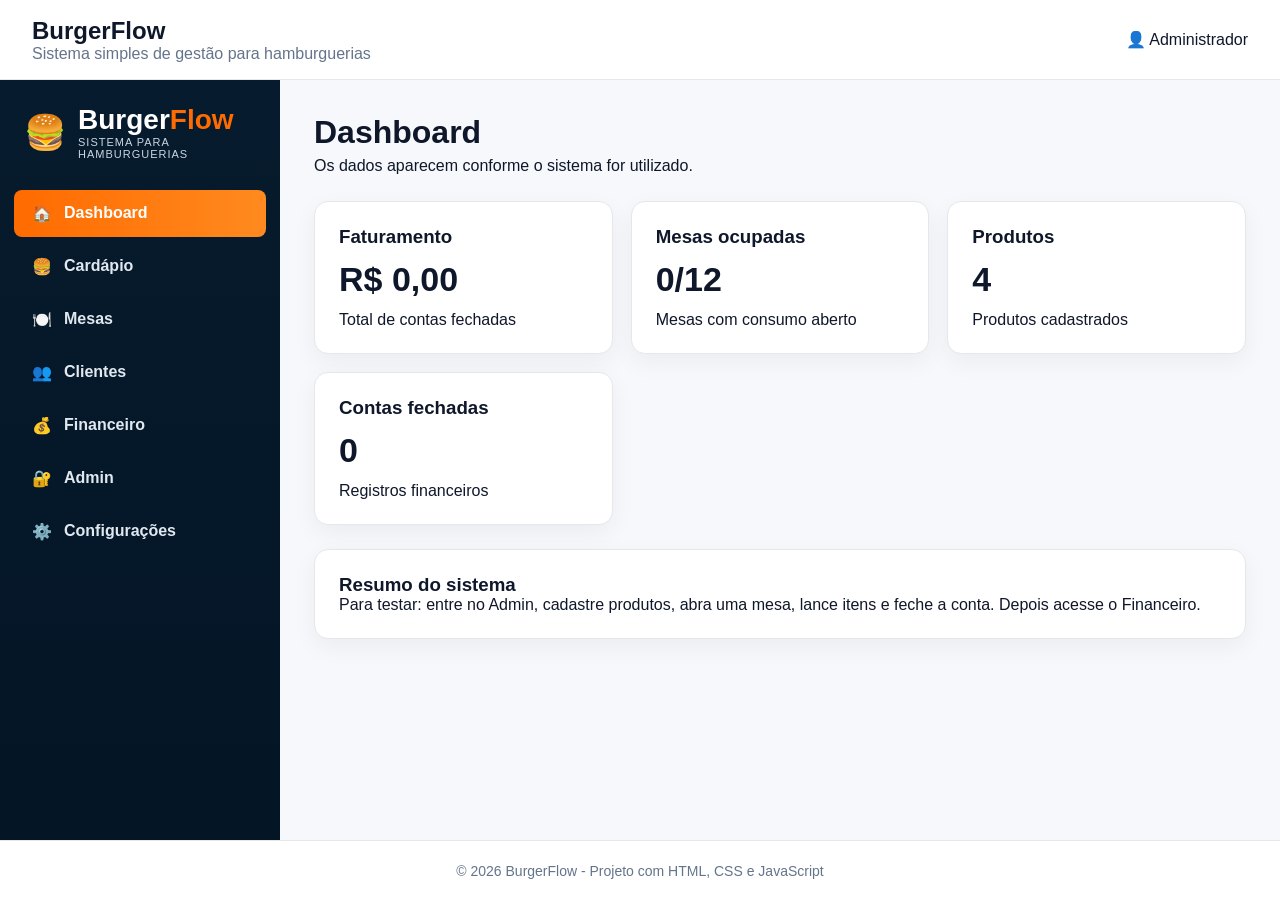
<file: index.html>
<!DOCTYPE html>
<html lang="pt-BR">

<head>
  <meta charset="UTF-8">
  <meta name="viewport" content="width=device-width, initial-scale=1.0">
  <title>Dashboard - BurgerFlow</title>
  <link rel="stylesheet" href="css/style.css">
</head>

<body data-page="index">
  <header class="header">
    <div>
      <h1 id="nomeEmpresaHeader">BurgerFlow</h1>
      <p>Sistema simples de gestão para hamburguerias</p>
    </div>
    <div class="header-actions"><span>👤 Administrador</span></div>
  </header>

  <main class="main">
    <aside class="sidebar">
      <div class="sidebar-brand">
        <div class="brand-icon">🍔</div>
        <div>
          <h2>Burger<span>Flow</span></h2>
          <p>Sistema para hamburguerias</p>
        </div>
      </div>
      <nav class="sidebar-menu">
        <a href="index.html" data-page="index">🏠 <span>Dashboard</span></a>
        <a href="cardapio.html" data-page="cardapio">🍔 <span>Cardápio</span></a>
        <a href="mesas.html" data-page="mesas">🍽️ <span>Mesas</span></a>
        <a href="clientes.html" data-page="clientes">👥 <span>Clientes</span></a>
        <a href="financeiro.html" data-page="financeiro">💰 <span>Financeiro</span></a>
        <a href="admin.html" data-page="admin">🔐 <span>Admin</span></a>
        <a href="configuracoes.html" data-page="configuracoes">⚙️ <span>Configurações</span></a>
      </nav>
    </aside>
    <section class="content">
      <div class="page-title">
        <div>
          <h2>Dashboard</h2>
          <p>Os dados aparecem conforme o sistema for utilizado.</p>
        </div>
      </div>
      <div class="dashboard-grid">
        <article class="card">
          <h3>Faturamento</h3>
          <strong class="big" id="dashFaturamento">R$ 0,00</strong>
          <p>Total de contas fechadas</p>
        </article>
        <article class="card">
          <h3>Mesas ocupadas</h3>
          <strong class="big" id="dashMesas">0/0</strong>
          <p>Mesas com consumo aberto</p>
        </article>
        <article class="card">
          <h3>Produtos</h3>
          <strong class="big" id="dashProdutos">0</strong>
          <p>Produtos cadastrados</p>
        </article>
        <article class="card">
          <h3>Contas fechadas</h3>
          <strong class="big" id="dashContas">0</strong>
          <p>Registros financeiros</p>
        </article>
      </div>
      <div class="panel">
        <h3>Resumo do sistema</h3>
        <p>Para testar: entre no Admin, cadastre produtos, abra uma mesa, lance itens e feche a conta. Depois acesse o
          Financeiro.</p>
      </div>
    </section>
  </main>

  <footer class="footer">
    <p>© 2026 BurgerFlow - Projeto com HTML, CSS e JavaScript</p>
  </footer>


  <script src="js/script.js"></script>
</body>

</html>
</file>
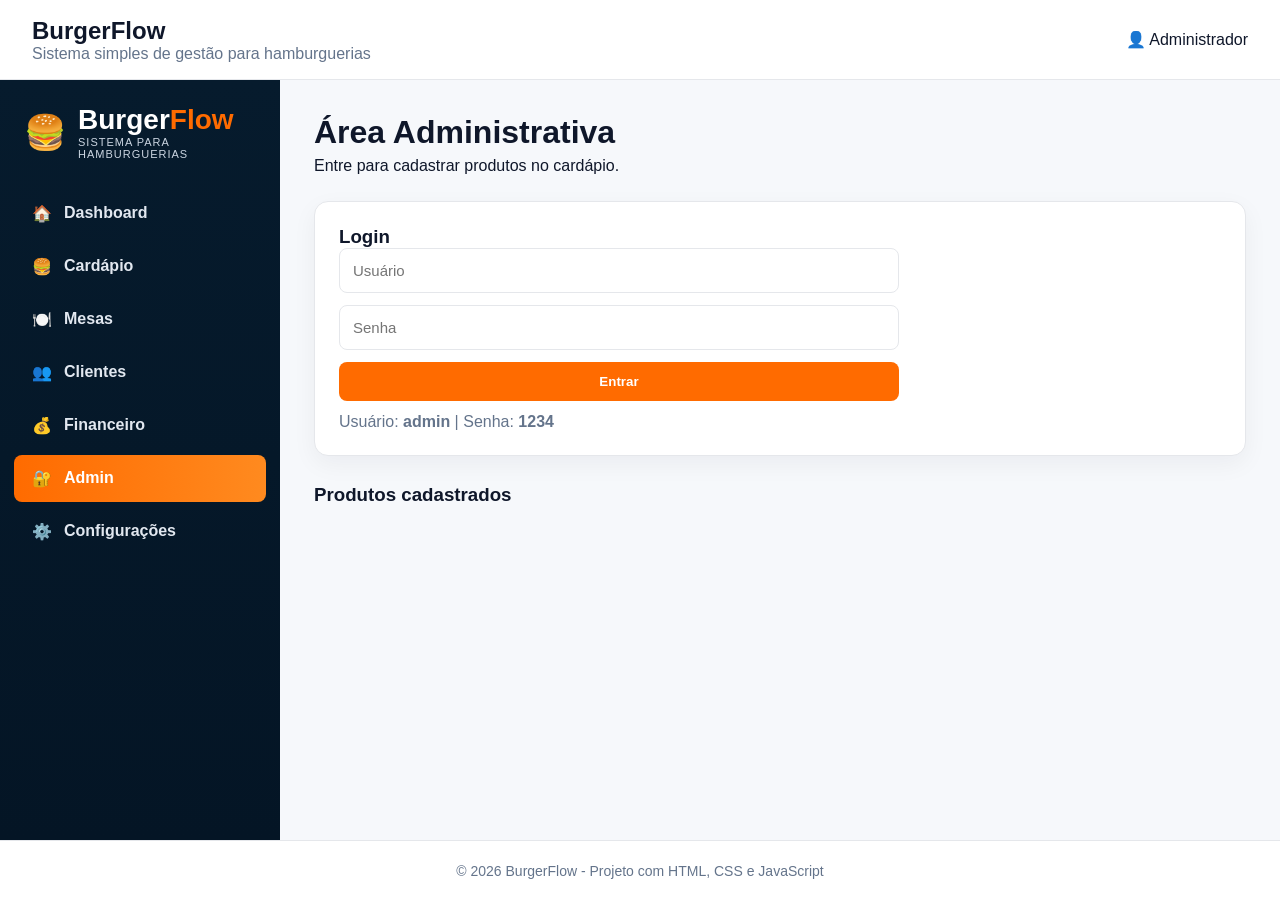
<file: admin.html>
<!DOCTYPE html>
<html lang="pt-BR">

<head>
  <meta charset="UTF-8">
  <meta name="viewport" content="width=device-width, initial-scale=1.0">
  <title>Admin - BurgerFlow</title>
  <link rel="stylesheet" href="css/style.css">
</head>

<body data-page="admin">
  <header class="header">
    <div>
      <h1 id="nomeEmpresaHeader">BurgerFlow</h1>
      <p>Sistema simples de gestão para hamburguerias</p>
    </div>
    <div class="header-actions"><span>👤 Administrador</span></div>
  </header>

  <main class="main">
    <aside class="sidebar">
      <div class="sidebar-brand">
        <div class="brand-icon">🍔</div>
        <div>
          <h2>Burger<span>Flow</span></h2>
          <p>Sistema para hamburguerias</p>
        </div>
      </div>
      <nav class="sidebar-menu">
        <a href="index.html" data-page="index">🏠 <span>Dashboard</span></a>
        <a href="cardapio.html" data-page="cardapio">🍔 <span>Cardápio</span></a>
        <a href="mesas.html" data-page="mesas">🍽️ <span>Mesas</span></a>
        <a href="clientes.html" data-page="clientes">👥 <span>Clientes</span></a>
        <a href="financeiro.html" data-page="financeiro">💰 <span>Financeiro</span></a>
        <a href="admin.html" data-page="admin">🔐 <span>Admin</span></a>
        <a href="configuracoes.html" data-page="configuracoes">⚙️ <span>Configurações</span></a>
      </nav>
    </aside>
    <section class="content">
      <div class="page-title">
        <div>
          <h2>Área Administrativa</h2>
          <p>Entre para cadastrar produtos no cardápio.</p>
        </div>
      </div>
      <div id="loginAdmin" class="panel">
        <h3>Login</h3>
        <div class="form"><input type="text" id="usuarioAdmin" placeholder="Usuário"><input type="password"
            id="senhaAdmin" placeholder="Senha"><button onclick="entrarAdmin()" class="btn primary">Entrar</button>
          <p class="muted">Usuário: <strong>admin</strong> | Senha: <strong>1234</strong></p>
        </div>
      </div>
      <div id="painelAdmin" class="panel hidden">
        <h3>Cadastrar produto</h3>
        <div class="form"><input type="text" id="produtoNome" placeholder="Nome do produto"><input type="text"
            id="produtoDescricao" placeholder="Descrição"><input type="number" id="produtoPreco"
            placeholder="Preço"><select id="produtoCategoria">
            <option value="">Categoria</option>
            <option>Hambúrguer</option>
            <option>Acompanhamento</option>
            <option>Bebida</option>
            <option>Sobremesa</option>
          </select><button onclick="cadastrarProduto()" class="btn primary">Cadastrar produto</button><button
            onclick="sairAdmin()" class="btn danger">Sair do admin</button></div>
      </div>
      <h3 class="section-title">Produtos cadastrados</h3>
      <div id="adminProdutos" class="grid"></div>
    </section>
  </main>

  <footer class="footer">
    <p>© 2026 BurgerFlow - Projeto com HTML, CSS e JavaScript</p>
  </footer>


  <script src="js/script.js"></script>
</body>

</html>
</file>
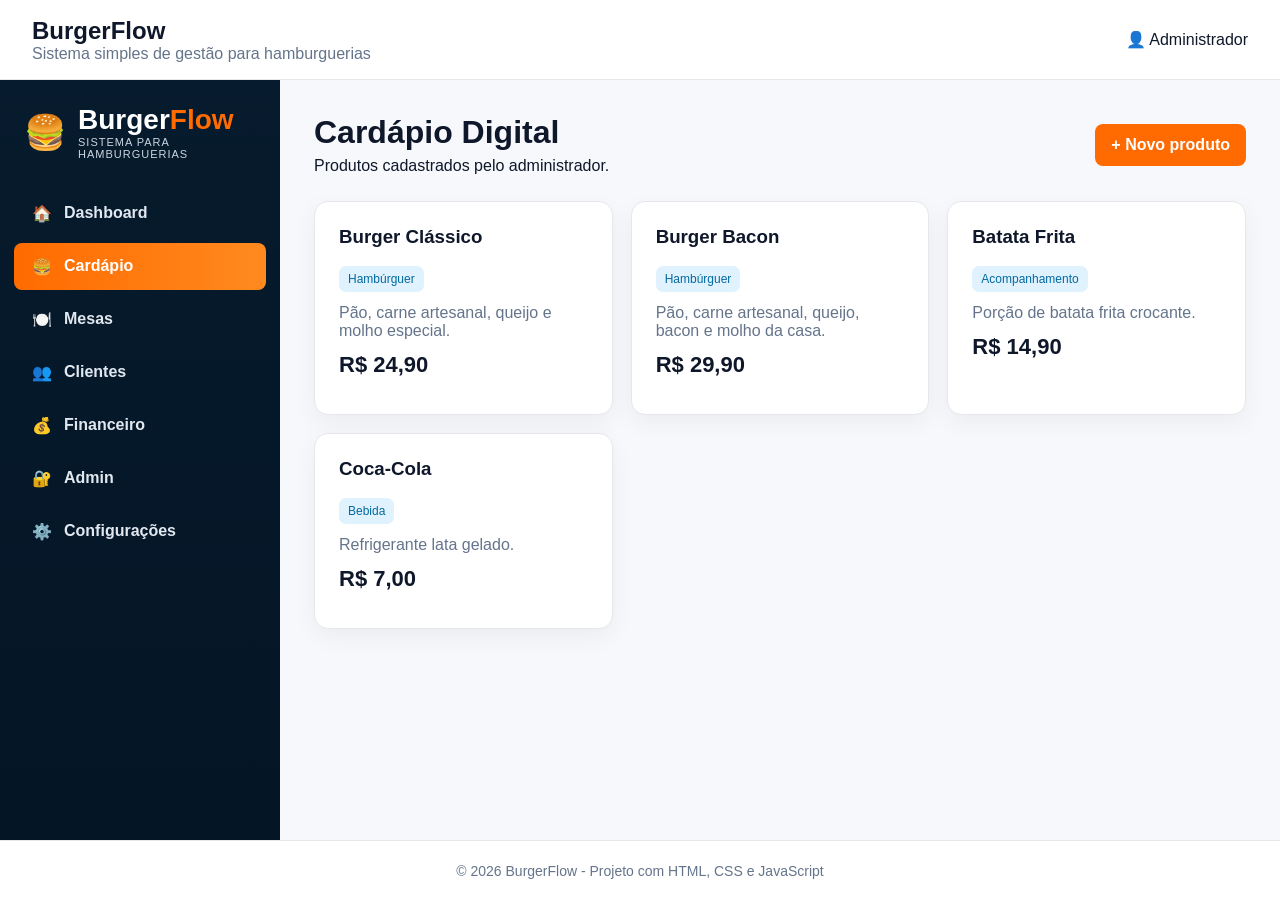
<file: cardapio.html>
<!DOCTYPE html>
<html lang="pt-BR">

<head>
  <meta charset="UTF-8">
  <meta name="viewport" content="width=device-width, initial-scale=1.0">
  <title>Cardápio - BurgerFlow</title>
  <link rel="stylesheet" href="css/style.css">
</head>

<body data-page="cardapio">
  <header class="header">
    <div>
      <h1 id="nomeEmpresaHeader">BurgerFlow</h1>
      <p>Sistema simples de gestão para hamburguerias</p>
    </div>
    <div class="header-actions"><span>👤 Administrador</span></div>
  </header>

  <main class="main">
    <aside class="sidebar">
      <div class="sidebar-brand">
        <div class="brand-icon">🍔</div>
        <div>
          <h2>Burger<span>Flow</span></h2>
          <p>Sistema para hamburguerias</p>
        </div>
      </div>
      <nav class="sidebar-menu">
        <a href="index.html" data-page="index">🏠 <span>Dashboard</span></a>
        <a href="cardapio.html" data-page="cardapio">🍔 <span>Cardápio</span></a>
        <a href="mesas.html" data-page="mesas">🍽️ <span>Mesas</span></a>
        <a href="clientes.html" data-page="clientes">👥 <span>Clientes</span></a>
        <a href="financeiro.html" data-page="financeiro">💰 <span>Financeiro</span></a>
        <a href="admin.html" data-page="admin">🔐 <span>Admin</span></a>
        <a href="configuracoes.html" data-page="configuracoes">⚙️ <span>Configurações</span></a>
      </nav>
    </aside>
    <section class="content">
      <div class="page-title">
        <div>
          <h2>Cardápio Digital</h2>
          <p>Produtos cadastrados pelo administrador.</p>
        </div>
        <a href="admin.html" class="btn primary">+ Novo produto</a>
      </div>
      <div id="listaProdutos" class="grid"></div>
    </section>
  </main>

  <footer class="footer">
    <p>© 2026 BurgerFlow - Projeto com HTML, CSS e JavaScript</p>
  </footer>


  <script src="js/script.js"></script>
</body>

</html>
</file>
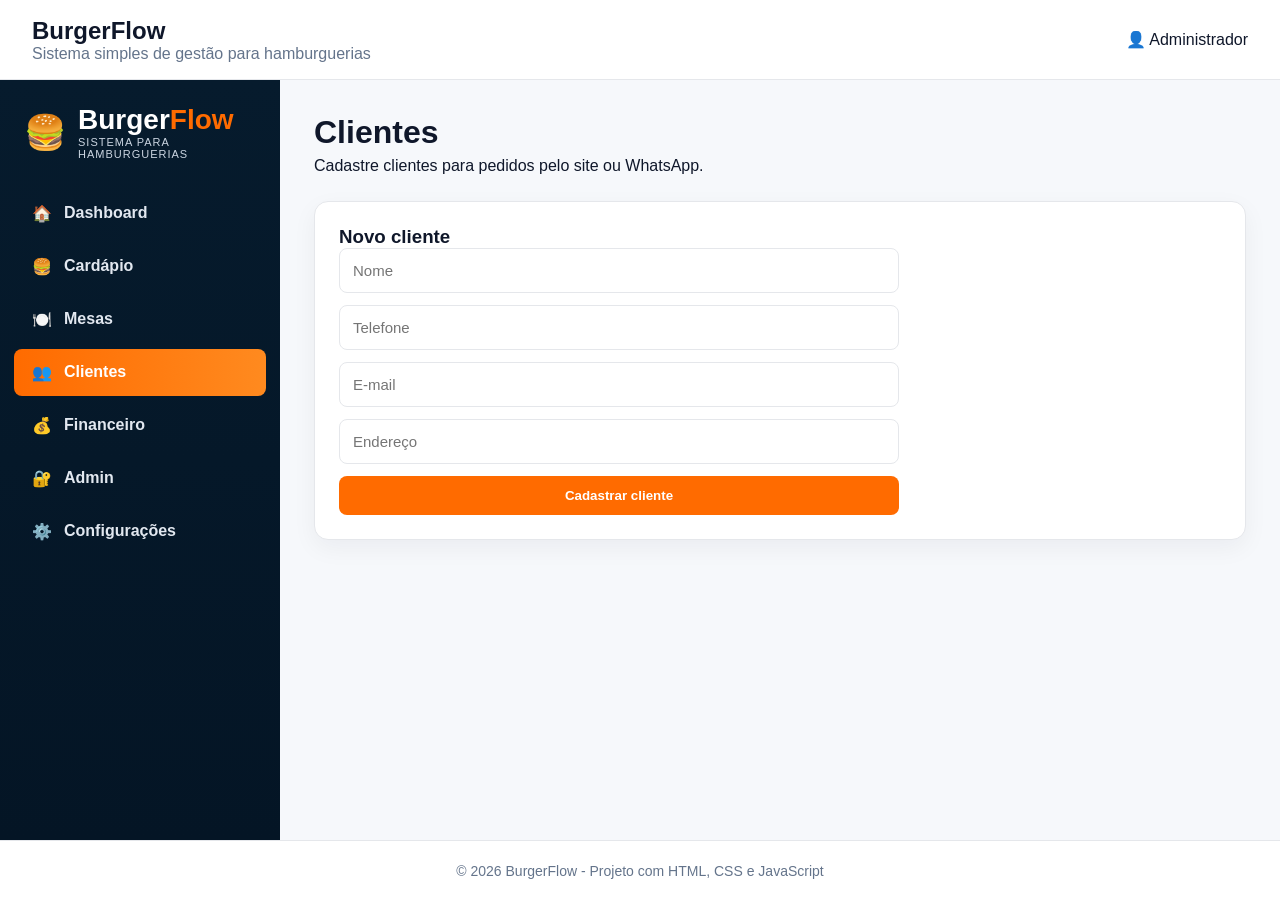
<file: clientes.html>
<!DOCTYPE html>
<html lang="pt-BR">

<head>
  <meta charset="UTF-8">
  <meta name="viewport" content="width=device-width, initial-scale=1.0">
  <title>Clientes - BurgerFlow</title>
  <link rel="stylesheet" href="css/style.css">
</head>

<body data-page="clientes">
  <header class="header">
    <div>
      <h1 id="nomeEmpresaHeader">BurgerFlow</h1>
      <p>Sistema simples de gestão para hamburguerias</p>
    </div>
    <div class="header-actions"><span>👤 Administrador</span></div>
  </header>

  <main class="main">
    <aside class="sidebar">
      <div class="sidebar-brand">
        <div class="brand-icon">🍔</div>
        <div>
          <h2>Burger<span>Flow</span></h2>
          <p>Sistema para hamburguerias</p>
        </div>
      </div>
      <nav class="sidebar-menu">
        <a href="index.html" data-page="index">🏠 <span>Dashboard</span></a>
        <a href="cardapio.html" data-page="cardapio">🍔 <span>Cardápio</span></a>
        <a href="mesas.html" data-page="mesas">🍽️ <span>Mesas</span></a>
        <a href="clientes.html" data-page="clientes">👥 <span>Clientes</span></a>
        <a href="financeiro.html" data-page="financeiro">💰 <span>Financeiro</span></a>
        <a href="admin.html" data-page="admin">🔐 <span>Admin</span></a>
        <a href="configuracoes.html" data-page="configuracoes">⚙️ <span>Configurações</span></a>
      </nav>
    </aside>
    <section class="content">
      <div class="page-title">
        <div>
          <h2>Clientes</h2>
          <p>Cadastre clientes para pedidos pelo site ou WhatsApp.</p>
        </div>
      </div>
      <div class="panel">
        <h3>Novo cliente</h3>
        <div class="form">
          <input type="text" id="clienteNome" placeholder="Nome">
          <input type="text" id="clienteTelefone" placeholder="Telefone">
          <input type="email" id="clienteEmail" placeholder="E-mail">
          <input type="text" id="clienteEndereco" placeholder="Endereço">
          <button onclick="cadastrarCliente()" class="btn primary">Cadastrar cliente</button>
        </div>
      </div>
      <div id="listaClientes" class="grid"></div>
    </section>
  </main>

  <footer class="footer">
    <p>© 2026 BurgerFlow - Projeto com HTML, CSS e JavaScript</p>
  </footer>


  <script src="js/script.js"></script>
</body>

</html>
</file>
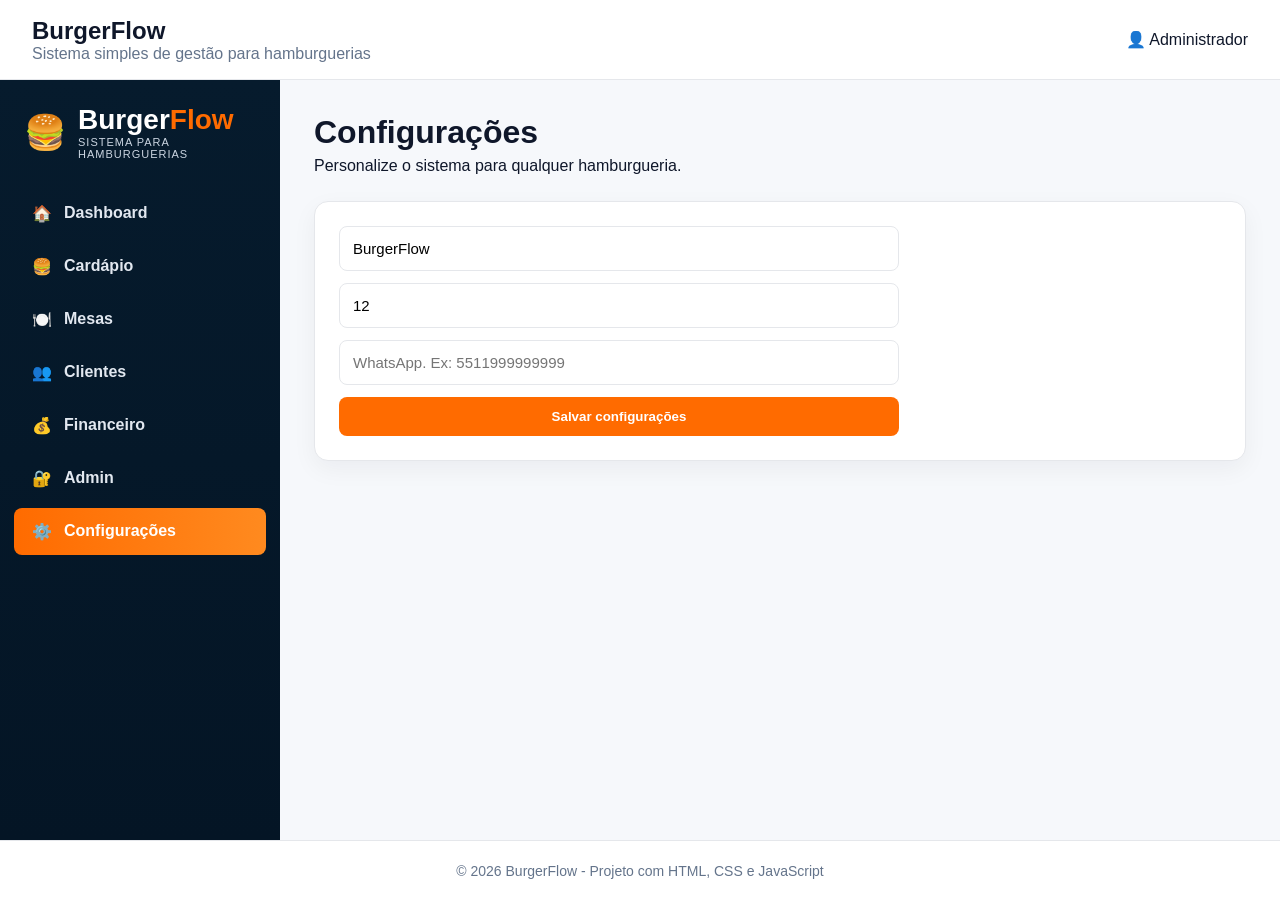
<file: configuracoes.html>
<!DOCTYPE html>
<html lang="pt-BR">

<head>
  <meta charset="UTF-8">
  <meta name="viewport" content="width=device-width, initial-scale=1.0">
  <title>Configurações - BurgerFlow</title>
  <link rel="stylesheet" href="css/style.css">
</head>

<body data-page="configuracoes">
  <header class="header">
    <div>
      <h1 id="nomeEmpresaHeader">BurgerFlow</h1>
      <p>Sistema simples de gestão para hamburguerias</p>
    </div>
    <div class="header-actions"><span>👤 Administrador</span></div>
  </header>

  <main class="main">
    <aside class="sidebar">
      <div class="sidebar-brand">
        <div class="brand-icon">🍔</div>
        <div>
          <h2>Burger<span>Flow</span></h2>
          <p>Sistema para hamburguerias</p>
        </div>
      </div>
      <nav class="sidebar-menu">
        <a href="index.html" data-page="index">🏠 <span>Dashboard</span></a>
        <a href="cardapio.html" data-page="cardapio">🍔 <span>Cardápio</span></a>
        <a href="mesas.html" data-page="mesas">🍽️ <span>Mesas</span></a>
        <a href="clientes.html" data-page="clientes">👥 <span>Clientes</span></a>
        <a href="financeiro.html" data-page="financeiro">💰 <span>Financeiro</span></a>
        <a href="admin.html" data-page="admin">🔐 <span>Admin</span></a>
        <a href="configuracoes.html" data-page="configuracoes">⚙️ <span>Configurações</span></a>
      </nav>
    </aside>
    <section class="content">
      <div class="page-title">
        <div>
          <h2>Configurações</h2>
          <p>Personalize o sistema para qualquer hamburgueria.</p>
        </div>
      </div>
      <div class="panel">
        <div class="form">
          <input type="text" id="configNomeEmpresa" placeholder="Nome da hamburgueria">
          <input type="number" id="configQuantidadeMesas" placeholder="Quantidade de mesas">
          <input type="text" id="configWhatsapp" placeholder="WhatsApp. Ex: 5511999999999">
          <button onclick="salvarConfiguracoes()" class="btn primary">Salvar configurações</button>
        </div>
      </div>
    </section>
  </main>

  <footer class="footer">
    <p>© 2026 BurgerFlow - Projeto com HTML, CSS e JavaScript</p>
  </footer>


  <script src="js/script.js"></script>
</body>

</html>
</file>
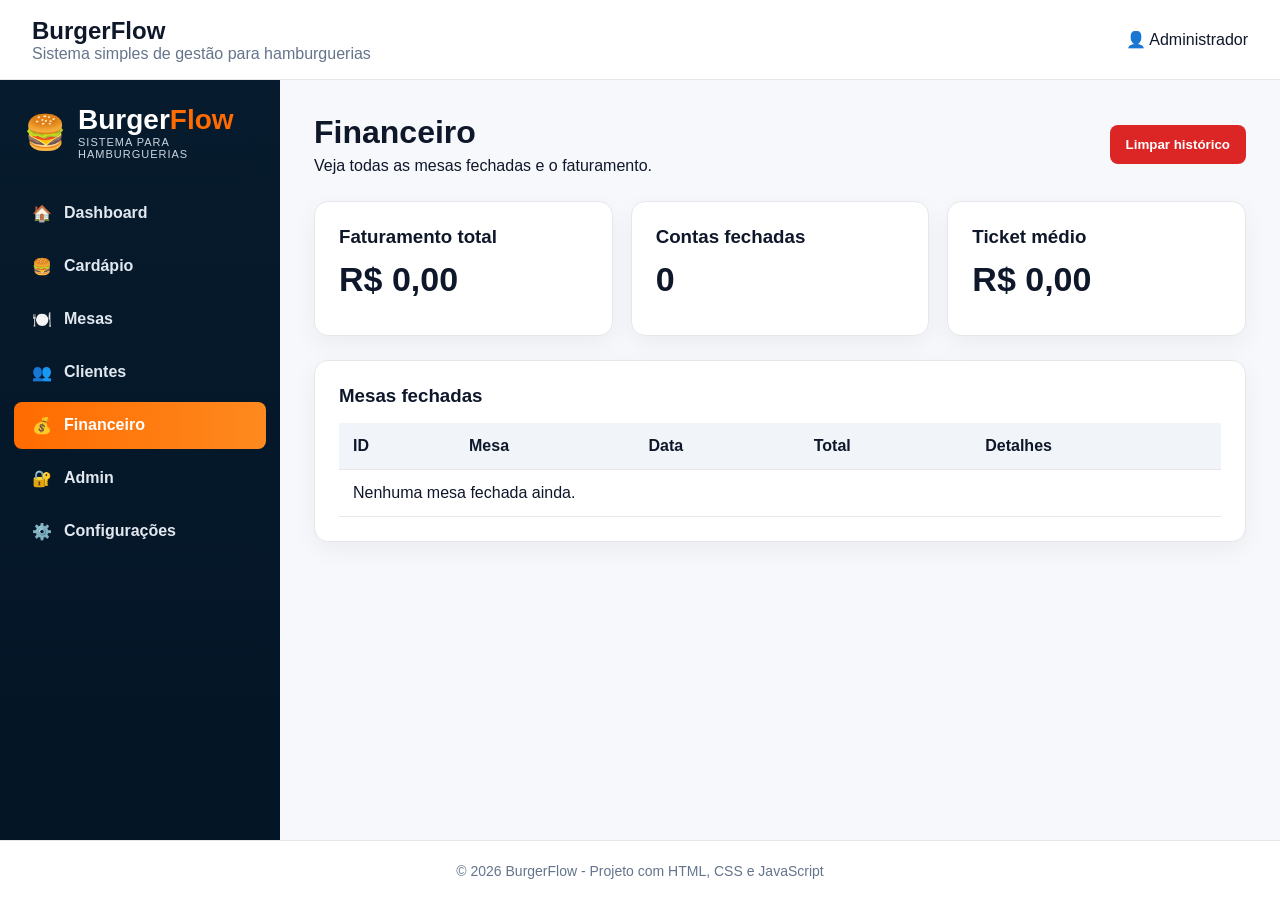
<file: financeiro.html>
<!DOCTYPE html>
<html lang="pt-BR">

<head>
  <meta charset="UTF-8">
  <meta name="viewport" content="width=device-width, initial-scale=1.0">
  <title>Financeiro - BurgerFlow</title>
  <link rel="stylesheet" href="css/style.css">
</head>

<body data-page="financeiro">
  <header class="header">
    <div>
      <h1 id="nomeEmpresaHeader">BurgerFlow</h1>
      <p>Sistema simples de gestão para hamburguerias</p>
    </div>
    <div class="header-actions"><span>👤 Administrador</span></div>
  </header>

  <main class="main">
    <aside class="sidebar">
      <div class="sidebar-brand">
        <div class="brand-icon">🍔</div>
        <div>
          <h2>Burger<span>Flow</span></h2>
          <p>Sistema para hamburguerias</p>
        </div>
      </div>
      <nav class="sidebar-menu">
        <a href="index.html" data-page="index">🏠 <span>Dashboard</span></a>
        <a href="cardapio.html" data-page="cardapio">🍔 <span>Cardápio</span></a>
        <a href="mesas.html" data-page="mesas">🍽️ <span>Mesas</span></a>
        <a href="clientes.html" data-page="clientes">👥 <span>Clientes</span></a>
        <a href="financeiro.html" data-page="financeiro">💰 <span>Financeiro</span></a>
        <a href="admin.html" data-page="admin">🔐 <span>Admin</span></a>
        <a href="configuracoes.html" data-page="configuracoes">⚙️ <span>Configurações</span></a>
      </nav>
    </aside>
    <section class="content">
      <div class="page-title">
        <div>
          <h2>Financeiro</h2>
          <p>Veja todas as mesas fechadas e o faturamento.</p>
        </div>
        <button onclick="limparFinanceiro()" class="btn danger">Limpar histórico</button>
      </div>
      <div class="dashboard-grid">
        <article class="card">
          <h3>Faturamento total</h3>
          <strong class="big" id="finTotal">R$ 0,00</strong>
        </article>
        <article class="card">
          <h3>Contas fechadas</h3><strong class="big" id="finContas">0</strong>
        </article>
        <article class="card">
          <h3>Ticket médio</h3>
          <strong class="big" id="finTicket">R$ 0,00</strong>
        </article>
      </div>
      <div class="panel">
        <h3>Mesas fechadas</h3>
        <table class="table">
          <thead>
            <tr>
              <th>ID</th>
              <th>Mesa</th>
              <th>Data</th>
              <th>Total</th>
              <th>Detalhes</th>
            </tr>
          </thead>
          <tbody id="tabelaFinanceiro"></tbody>
        </table>
      </div>
    </section>
  </main>

  <footer class="footer">
    <p>© 2026 BurgerFlow - Projeto com HTML, CSS e JavaScript</p>
  </footer>


  <script src="js/script.js"></script>
</body>

</html>
</file>
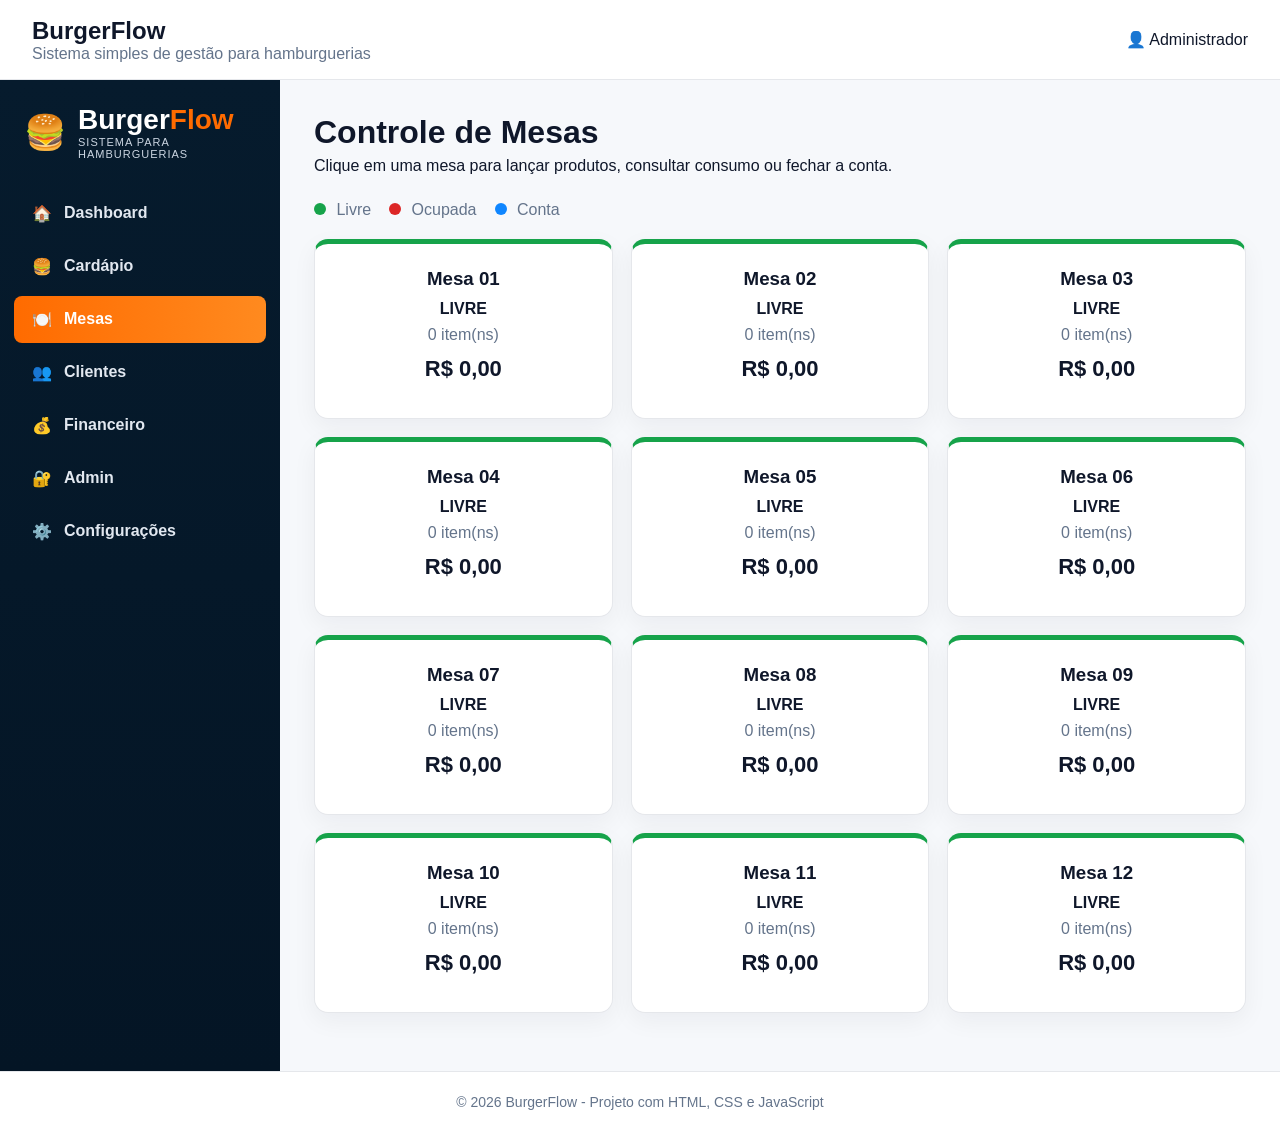
<file: mesas.html>
<!DOCTYPE html>
<html lang="pt-BR">

<head>
  <meta charset="UTF-8">
  <meta name="viewport" content="width=device-width, initial-scale=1.0">
  <title>Mesas - BurgerFlow</title>
  <link rel="stylesheet" href="css/style.css">
</head>

<body data-page="mesas">
  <header class="header">
    <div>
      <h1 id="nomeEmpresaHeader">BurgerFlow</h1>
      <p>Sistema simples de gestão para hamburguerias</p>
    </div>
    <div class="header-actions">
      <span>👤 Administrador</span>
    </div>
  </header>

  <main class="main">
    <aside class="sidebar">
      <div class="sidebar-brand">
        <div class="brand-icon">🍔</div>
        <div>
          <h2>Burger<span>Flow</span></h2>
          <p>Sistema para hamburguerias</p>
        </div>
      </div>
      <nav class="sidebar-menu">
        <a href="index.html" data-page="index">🏠 <span>Dashboard</span></a>
        <a href="cardapio.html" data-page="cardapio">🍔 <span>Cardápio</span></a>
        <a href="mesas.html" data-page="mesas">🍽️ <span>Mesas</span></a>
        <a href="clientes.html" data-page="clientes">👥 <span>Clientes</span></a>
        <a href="financeiro.html" data-page="financeiro">💰 <span>Financeiro</span></a>
        <a href="admin.html" data-page="admin">🔐 <span>Admin</span></a>
        <a href="configuracoes.html" data-page="configuracoes">⚙️ <span>Configurações</span></a>
      </nav>
    </aside>
    <section class="content">
      <div class="page-title">
        <div>
          <h2>Controle de Mesas</h2>
          <p>Clique em uma mesa para lançar produtos, consultar consumo ou fechar a conta.</p>
        </div>
      </div>
      <div class="legend">
        <span><b class="dot free"></b> Livre</span>
        <span><b class="dot busy"></b> Ocupada</span>
        <span><b class="dot bill"></b> Conta</span>
        </div>
          <div id="listaMesas" class="grid"></div>
    </section>
  </main>

  <footer class="footer">
    <p>© 2026 BurgerFlow - Projeto com HTML, CSS e JavaScript</p>
  </footer>

  <div id="modalMesa" class="modal hidden">
    <div class="modal-content">
      <div class="modal-header">
        <div>
          <h2 id="tituloMesa">Mesa</h2>
          <p id="statusMesa">Status</p>
        </div>
        <button onclick="fecharModalMesa()" class="btn light">Fechar</button>
      </div>
      <div class="modal-body">
        <div class="panel soft">
          <h3>Adicionar item</h3>
          <div class="inline-form">
            <select id="produtoMesa"></select>
            <input type="number" id="qtdMesa" value="1" min="1">
            <button onclick="adicionarItemMesa()" class="btn primary">Adicionar</button>
          </div>
        </div>
        <h3>Itens lançados</h3>
        <div id="itensMesa"></div>
        <h2 class="total">Total: R$ <span id="totalMesa">0,00</span></h2>
        <div class="actions">
          <button onclick="marcarContaMesa()" class="btn light">Marcar como conta</button>
          <button onclick="fecharContaMesa()" class="btn primary">Fechar conta</button>
          <button onclick="limparMesa()" class="btn danger">Limpar mesa</button>
        </div>
      </div>
    </div>
  </div>
  <script src="js/script.js"></script>
</body>

</html>
</file>
<file: css/style.css>
*{margin:0;padding:0;box-sizing:border-box}:root{--dark:#061b2d;--dark-2:#041525;--orange:#ff6b00;--bg:#f6f8fb;--card:#fff;--text:#0f172a;--muted:#64748b;--border:#e5e7eb;--green:#16a34a;--red:#dc2626;--blue:#0f86ff}body{font-family:Arial,Helvetica,sans-serif;background:var(--bg);color:var(--text)}.header{height:80px;background:white;border-bottom:1px solid var(--border);display:flex;align-items:center;justify-content:space-between;padding:0 32px}.header h1{font-size:24px}.header p,.muted{color:var(--muted)}.main{display:flex;min-height:calc(100vh - 140px)}.sidebar{width:280px;background:linear-gradient(180deg,var(--dark),var(--dark-2));color:white;padding:24px 14px}.sidebar-brand{display:flex;align-items:center;gap:12px;margin-bottom:30px;padding:0 10px}.brand-icon{font-size:34px}.sidebar-brand h2{font-size:28px}.sidebar-brand span{color:var(--orange)}.sidebar-brand p{font-size:11px;color:#cbd5e1;text-transform:uppercase;letter-spacing:1px}.sidebar-menu a{display:flex;gap:12px;color:#e2e8f0;text-decoration:none;padding:14px 18px;margin:6px 0;border-radius:8px;font-weight:bold;transition:.2s}.sidebar-menu a:hover,.sidebar-menu a.active{background:linear-gradient(90deg,var(--orange),#ff8a1f);color:white}.content{flex:1;padding:34px}.footer{height:60px;background:white;border-top:1px solid var(--border);display:flex;align-items:center;justify-content:center;color:var(--muted);font-size:14px}.page-title{display:flex;align-items:center;justify-content:space-between;margin-bottom:26px;gap:16px}.page-title h2{font-size:32px;margin-bottom:6px}.dashboard-grid,.grid{display:grid;grid-template-columns:repeat(auto-fit,minmax(240px,1fr));gap:18px;margin-bottom:24px}.card,.panel,.product-card,.table-card{background:var(--card);border:1px solid var(--border);border-radius:14px;box-shadow:0 8px 24px rgba(15,23,42,.05);padding:24px}.card h3,.product-card h3,.table-card h3{margin-bottom:10px}.big{display:block;font-size:34px;font-weight:800;margin:12px 0}.price{font-size:22px;font-weight:800;margin:12px 0}.category{display:inline-block;background:#e0f2fe;color:#0369a1;padding:6px 9px;border-radius:7px;font-size:12px;margin:8px 0 12px}.btn{border:none;border-radius:8px;padding:12px 16px;font-weight:800;cursor:pointer;text-decoration:none;display:inline-block}.primary{background:var(--orange);color:white}.danger{background:var(--red);color:white}.light{background:#f1f5f9;color:var(--text)}.form{display:grid;gap:12px;max-width:560px}.form input,.form select,.form textarea,.inline-form input,.inline-form select{padding:13px;border:1px solid var(--border);border-radius:8px;font-size:15px;outline:none}.inline-form{display:grid;grid-template-columns:1fr 100px auto;gap:12px;margin-top:12px}.table-card{text-align:center;cursor:pointer;transition:.2s}.table-card:hover{transform:translateY(-3px)}.livre{border-top:5px solid var(--green)}.ocupada{border-top:5px solid var(--red)}.conta{border-top:5px solid var(--blue)}.status{text-transform:uppercase;font-weight:800;margin:8px 0}.legend{display:flex;gap:18px;margin-bottom:20px;color:var(--muted)}.dot{width:12px;height:12px;display:inline-block;border-radius:50%;margin-right:6px}.free{background:var(--green)}.busy{background:var(--red)}.bill{background:var(--blue)}.item{display:flex;justify-content:space-between;align-items:center;gap:10px;background:#f1f5f9;border-radius:8px;padding:12px;margin:10px 0}.total{margin:20px 0}.actions{display:flex;flex-wrap:wrap;gap:10px}.modal{position:fixed;inset:0;background:rgba(15,23,42,.65);display:grid;place-items:center;padding:20px;z-index:99}.modal.hidden,.hidden{display:none}.modal-content{background:white;width:min(760px,100%);max-height:90vh;overflow:auto;border-radius:16px}.modal-header{padding:24px;border-bottom:1px solid var(--border);display:flex;justify-content:space-between;align-items:flex-start}.modal-body{padding:24px}.soft{background:#f8fafc;box-shadow:none}.table{width:100%;border-collapse:collapse;margin-top:16px}.table th,.table td{padding:14px;border-bottom:1px solid var(--border);text-align:left}.table th{background:#f1f5f9}.section-title{margin:28px 0 16px}@media(max-width:850px){.header{height:auto;padding:18px;flex-direction:column;align-items:flex-start;gap:10px}.main{flex-direction:column}.sidebar{width:100%}.content{padding:22px}.inline-form{grid-template-columns:1fr}.page-title{flex-direction:column;align-items:flex-start}}
</file>
